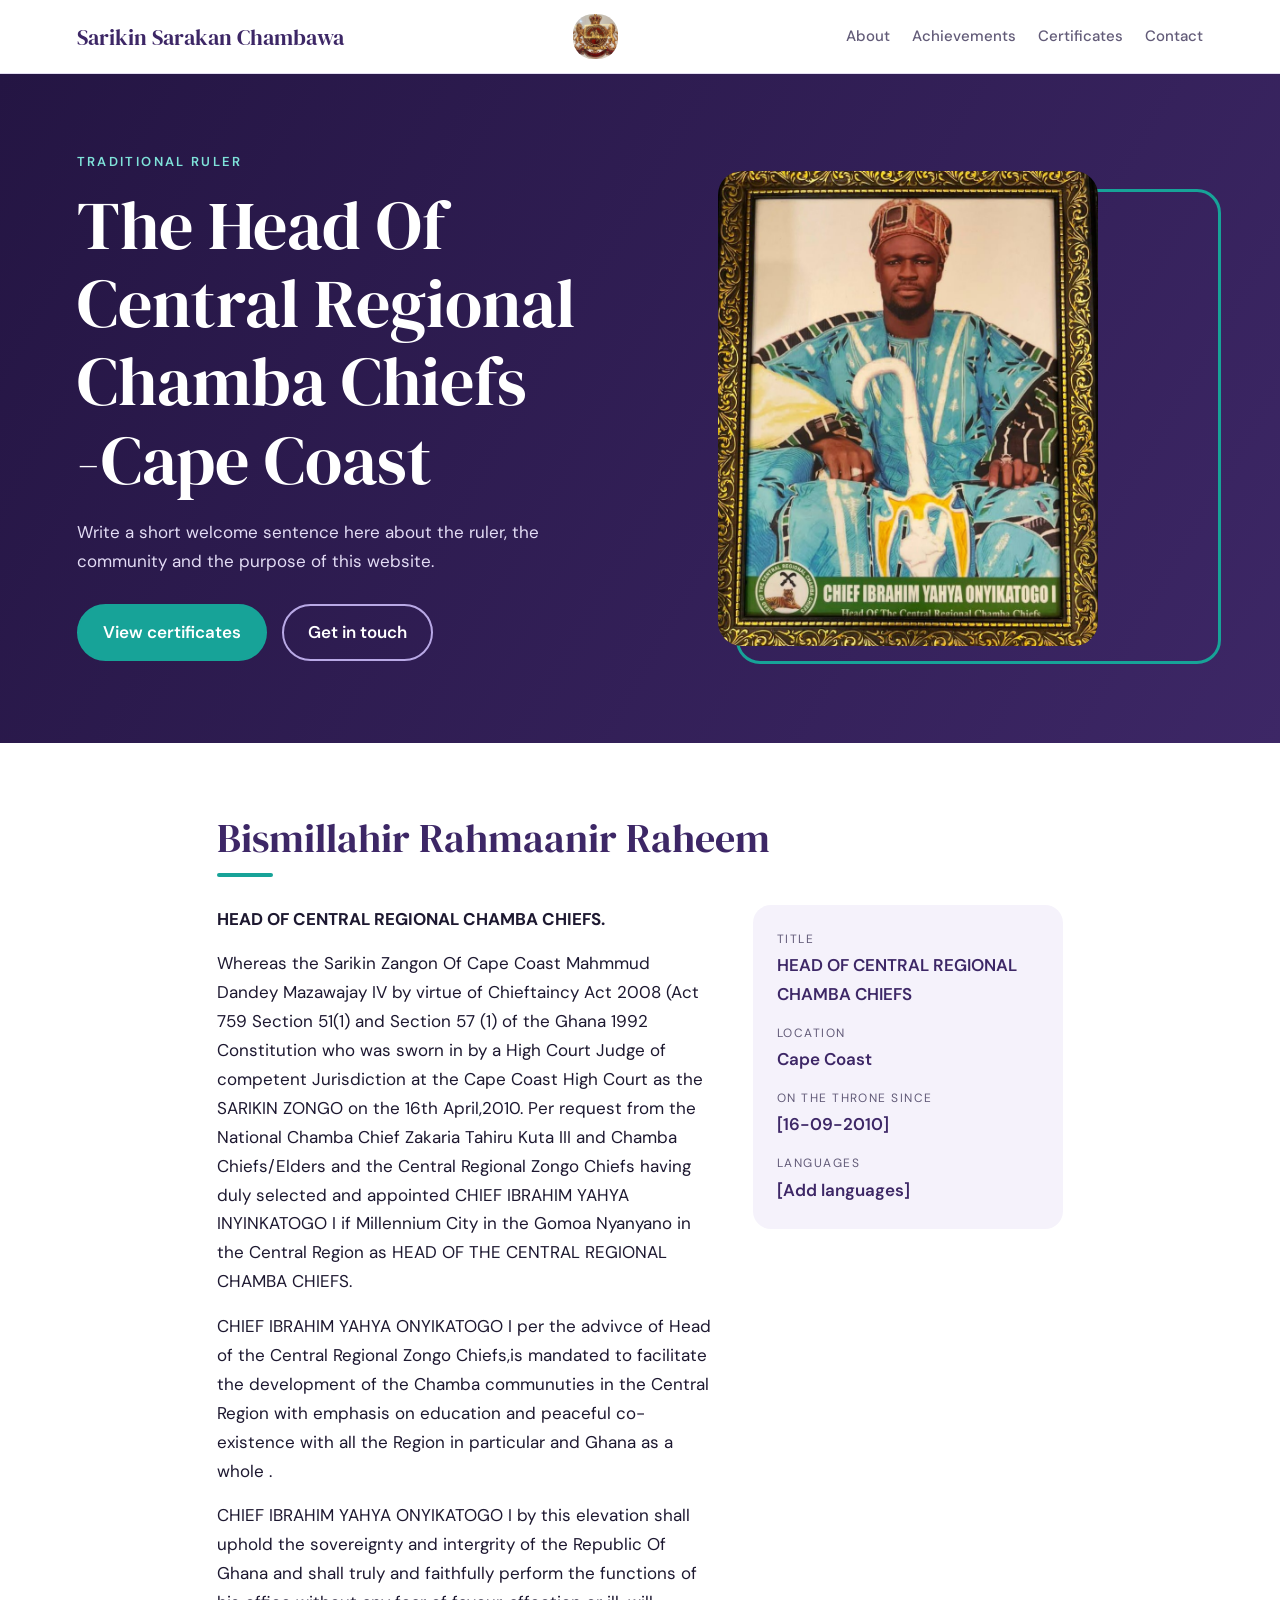
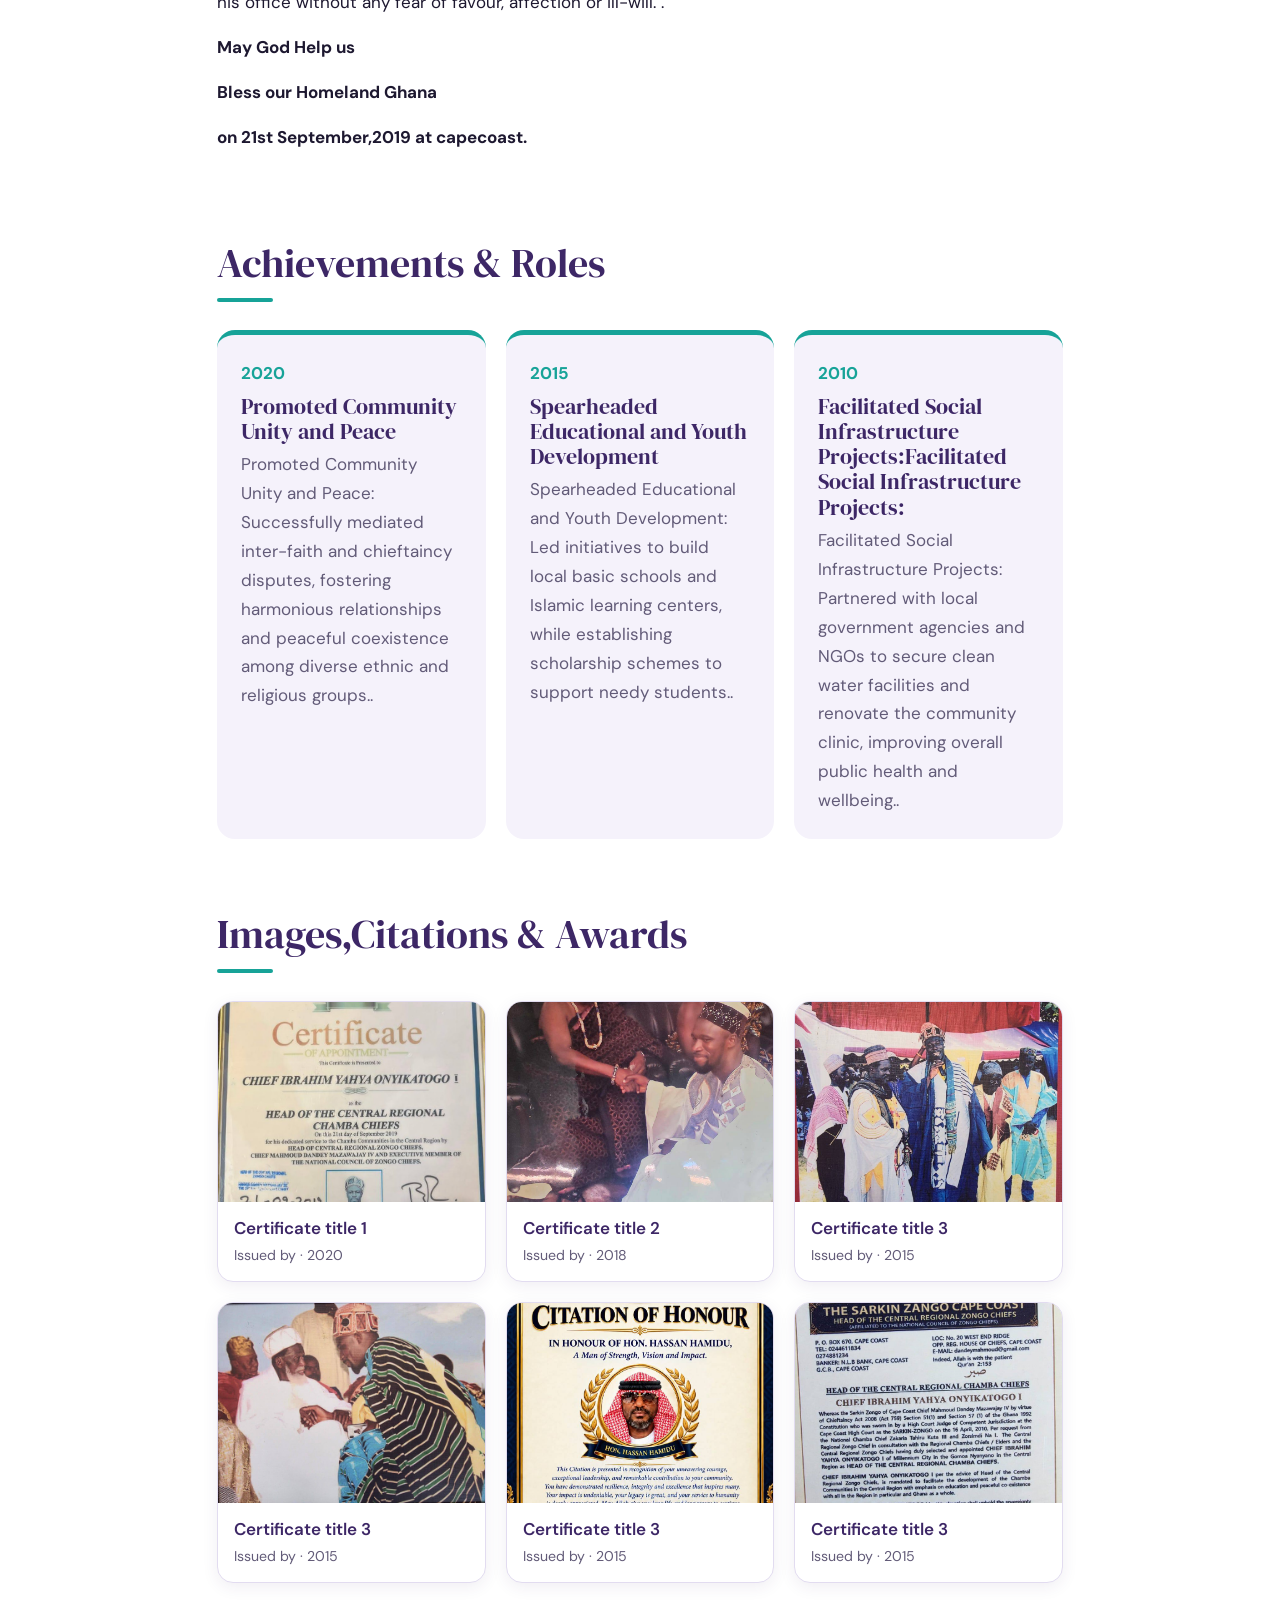
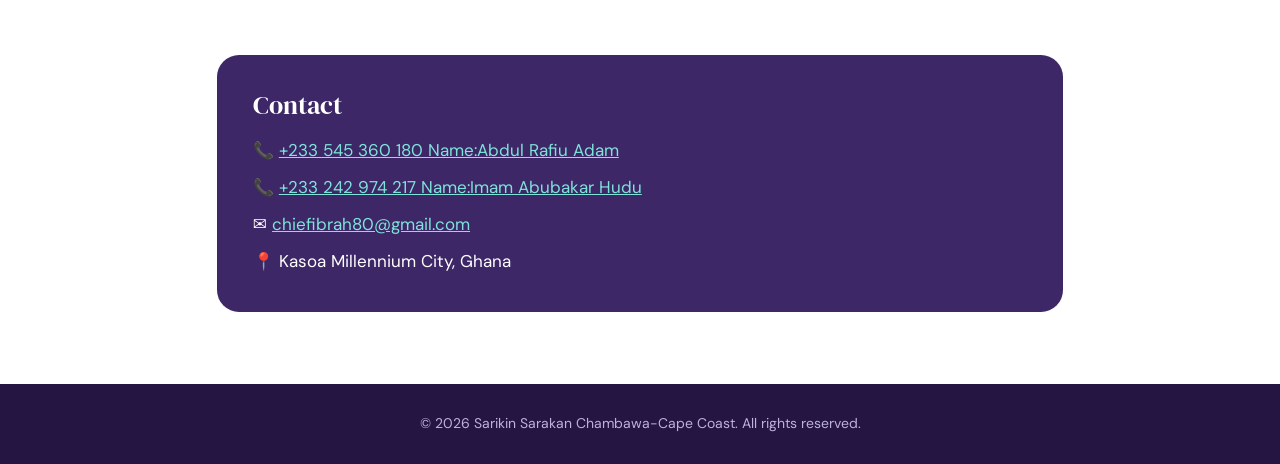
<file: portfolio-site/index.html>
<!doctype html>
<html lang="en">
<head>
  <meta charset="utf-8">
  <meta name="viewport" content="width=device-width, initial-scale=1">
  <title>Sarikin Zangon Cape Coast | Traditional Ruler</title>
  <meta name="description" content="Official portfolio of Sarikin Zangon Cape Coast, traditional ruler in Cape Coast. Biography, achievements and certificates.">
  <meta property="og:type" content="website">
  <meta property="og:title" content="Sarikin Zangon Cape Coast | Traditional Ruler">
  <meta property="og:description" content="Biography, achievements and certificates of Sarikin Zangon Cape Coast.">
  <script type="application/ld+json">
  {"@context":"https://schema.org","@type":"Person","name":"Sarikin Zangon Cape Coast","jobTitle":"Traditional Ruler"}
  </script>
  <link rel="preconnect" href="https://fonts.googleapis.com">
  <link rel="stylesheet" href="https://fonts.googleapis.com/css2?family=DM+Serif+Display&family=DM+Sans:wght@400;500;600;700&display=swap">
  <link rel="stylesheet" href="style.css">
</head>
<body>

<header class="top">
  <a class="brand" href="#top">Sarikin Sarakan Chambawa</a>
  <img src="logo.jpg" width="45px" height="45px" id="logo">
  <nav>
    <a href="#about">About</a>
    <a href="#achievements">Achievements</a>
    <a href="#certificates">Certificates</a>
    <a href="#contact">Contact</a>
  </nav>
</header>

<main id="top">

  <!-- HERO: change the text, and replace images/portrait.svg with your photo -->
  <section class="hero">
    <div>
      <span class="kicker">Traditional Ruler</span>
      <h1>The Head Of Central Regional Chamba Chiefs<br>-Cape Coast</h1>
      <p>Write a short welcome sentence here about the ruler, the community and the purpose of this website.</p>
      <a class="btn" href="#certificates">View certificates</a>
      <a class="btn ghost" href="#contact">Get in touch</a>
    </div>
    <figure class="portrait">
      <img src="image2 (2).jpg" alt="Portrait of Sarikin Zangon Cape Coast" width="380" height="475">
    </figure>
  </section>

  <!-- ABOUT / BIOGRAPHY -->
  <section id="about" class="wrap">
    <h2 class="sec-title">Bismillahir Rahmaanir Raheem</h2>
    <div class="two">
      <div>
        <p><strong>HEAD OF CENTRAL REGIONAL CHAMBA CHIEFS.</strong></p>
        <p>Whereas the Sarikin Zangon Of Cape Coast Mahmmud Dandey Mazawajay IV by virtue of Chieftaincy Act 2008 (Act 759 Section 51(1) and Section 57 (1) of the Ghana 1992 Constitution who was sworn in by a High Court Judge of competent Jurisdiction at the Cape Coast High Court as the SARIKIN ZONGO on the 16th April,2010. Per request from the National Chamba Chief Zakaria Tahiru Kuta III and Chamba Chiefs/Elders and the Central Regional Zongo Chiefs having duly selected and appointed CHIEF IBRAHIM YAHYA INYINKATOGO I if Millennium City in the Gomoa Nyanyano in the Central Region as HEAD OF THE CENTRAL REGIONAL CHAMBA CHIEFS.</p>
        <p>  CHIEF IBRAHIM YAHYA ONYIKATOGO I per the advivce of Head of the Central Regional Zongo Chiefs,is mandated to facilitate the development of the Chamba  communuties in the Central Region with emphasis on education and peaceful co-existence with all the Region in particular and Ghana as a whole .</p>
     <p>CHIEF IBRAHIM YAHYA ONYIKATOGO I by this elevation shall uphold the sovereignty and intergrity of the Republic Of Ghana  and shall truly and faithfully perform the functions of his office without any fear of favour, affection or ill-will. .
     </p>
     <p><strong>May God Help us</strong></p>
     <p><strong>Bless our Homeland Ghana</strong></p>
     <p><strong> on 21st September,2019 at capecoast.</strong></p>

     
      </div>
      <aside class="facts">
        <dl>
          <dt>Title</dt><dd>HEAD OF CENTRAL REGIONAL CHAMBA CHIEFS</dd>
          <dt>Location</dt><dd>Cape Coast</dd>
          <dt>On the throne since</dt><dd>[16-09-2010]</dd>
          <dt>Languages</dt><dd>[Add languages]</dd>
        </dl>
      </aside>
    </div>
  </section>

  <!-- ACHIEVEMENTS: copy one <article> block to add more -->
  <section id="achievements" class="wrap">
    <h2 class="sec-title">Achievements &amp; Roles</h2>
    <div class="cards">
      <article class="card">
        <span class="year">2020</span>
        <h3>Promoted Community Unity and Peace</h3>
        <p>Promoted Community Unity and Peace: Successfully mediated inter-faith and chieftaincy disputes, fostering harmonious relationships and peaceful coexistence among diverse ethnic and religious groups..</p>
      </article>
      <article class="card">
        <span class="year">2015</span>
        <h3>Spearheaded Educational and Youth Development</h3>
        <p>Spearheaded Educational and Youth Development: Led initiatives to build local basic schools and Islamic learning centers, while establishing scholarship schemes to support needy students..</p>
      </article>
      <article class="card">
        <span class="year">2010</span>
        <h3>Facilitated Social Infrastructure Projects:Facilitated Social Infrastructure Projects:</h3>
        <p>Facilitated Social Infrastructure Projects: Partnered with local government agencies and NGOs to secure clean water facilities and renovate the community clinic, improving overall public health and wellbeing..</p>
      </article>
    </div>
  </section>

  <!-- CERTIFICATES: copy the <a> block AND its matching lightbox below to add more -->
  <section id="certificates" class="wrap">
    <h2 class="sec-title">Images,Citations & Awards</h2>
    <div class="certs">
      <a class="cert" href="#cert-1">
        <img src="image2 (1).jpg" alt="Certificate 1" loading="lazy">
        <span>Certificate title 1</span><small>Issued by · 2020</small>
      </a>
      <a class="cert" href="#cert-2">
        <img src="nine.jpg" alt="Certificate 2" loading="lazy">
        <span>Certificate title 2</span><small>Issued by · 2018</small>
      </a>
      <a class="cert" href="#cert-3">
        <img src="eight.jpg" alt="Certificate 3" loading="lazy">
        <span>Certificate title 3</span><small>Issued by · 2015</small>
      </a>
       <a class="cert" href="#cert-4">
        <img src="seven.jpg" alt="Certificate 3" loading="lazy">
        <span>Certificate title 3</span><small>Issued by · 2015</small>
      </a>
       <a class="cert" href="#cert-5">
        <img src="three  (2).jpg" alt="Certificate 3" loading="lazy">
        <span>Certificate title 3</span><small>Issued by · 2015</small>
      </a>
       <a class="cert" href="#cert-6">
        <img src="three  (1).jpg" alt="Certificate 3" loading="lazy">
        <span>Certificate title 3</span><small>Issued by · 2015</small>
      </a>
    </div>

    <!-- Full-size views (open when a certificate is clicked; no JavaScript needed) -->
    <div class="lightbox" id="cert-1">
      <a class="backdrop" href="#certificates" aria-label="Close"></a>
      <a class="close" href="#certificates">✕ Close</a>
      <img src="image2 (1).jpg" alt="Certificate 1">
      <p>Certificate title 1 · Issued by · 2020</p>
    </div>
    <div class="lightbox" id="cert-2">
      <a class="backdrop" href="#certificates" aria-label="Close"></a>
      <a class="close" href="#certificates">✕ Close</a>
      <img src="nine.jpg" alt="Certificate 2">
      <p>Certificate title 2 · Issued by · 2018</p>
    </div>
    <div class="lightbox" id="cert-3">
      <a class="backdrop" href="#certificates" aria-label="Close"></a>
      <a class="close" href="#certificates">✕ Close</a>
      <img src="eight.jpg" alt="Certificate 3">
      <p>Certificate title 3 · Issued by · 2015</p>
    </div>
     <div class="lightbox" id="cert-4">
      <a class="backdrop" href="#certificates" aria-label="Close"></a>
      <a class="close" href="#certificates">✕ Close</a>
      <img src="seven.jpg" alt="Certificate 3">
      <p>Certificate title 3 · Issued by · 2015</p>
    </div>
     <div class="lightbox" id="cert-3">
      <a class="backdrop" href="#certificates" aria-label="Close"></a>
      <a class="close" href="#certificates">✕ Close</a>
      <img src="images/certificate-3.svg" alt="Certificate 3">
      <p>Certificate title 3 · Issued by · 2015</p>
    </div>
  </section>

  <!-- CONTACT -->
  <section id="contact" class="wrap">
    <div class="contact-box">
      <h2>Contact</h2>
      <span>📞 <a href="tel:+233">+233 545 360 180 Name:Abdul Rafiu Adam</a></span>
      <span>📞 <a href="tel:+233">+233 242 974 217 Name:Imam Abubakar Hudu</a></span>
      <span>✉️ <a href="mailto:name@example.com">chiefibrah80@gmail.com</a></span>
      <span>📍 Kasoa Millennium City, Ghana</span>
    </div>
  </section>

</main>

<footer>© 2026 Sarikin Sarakan Chambawa-Cape Coast. All rights reserved.</footer>

</body>
</html>
</file>
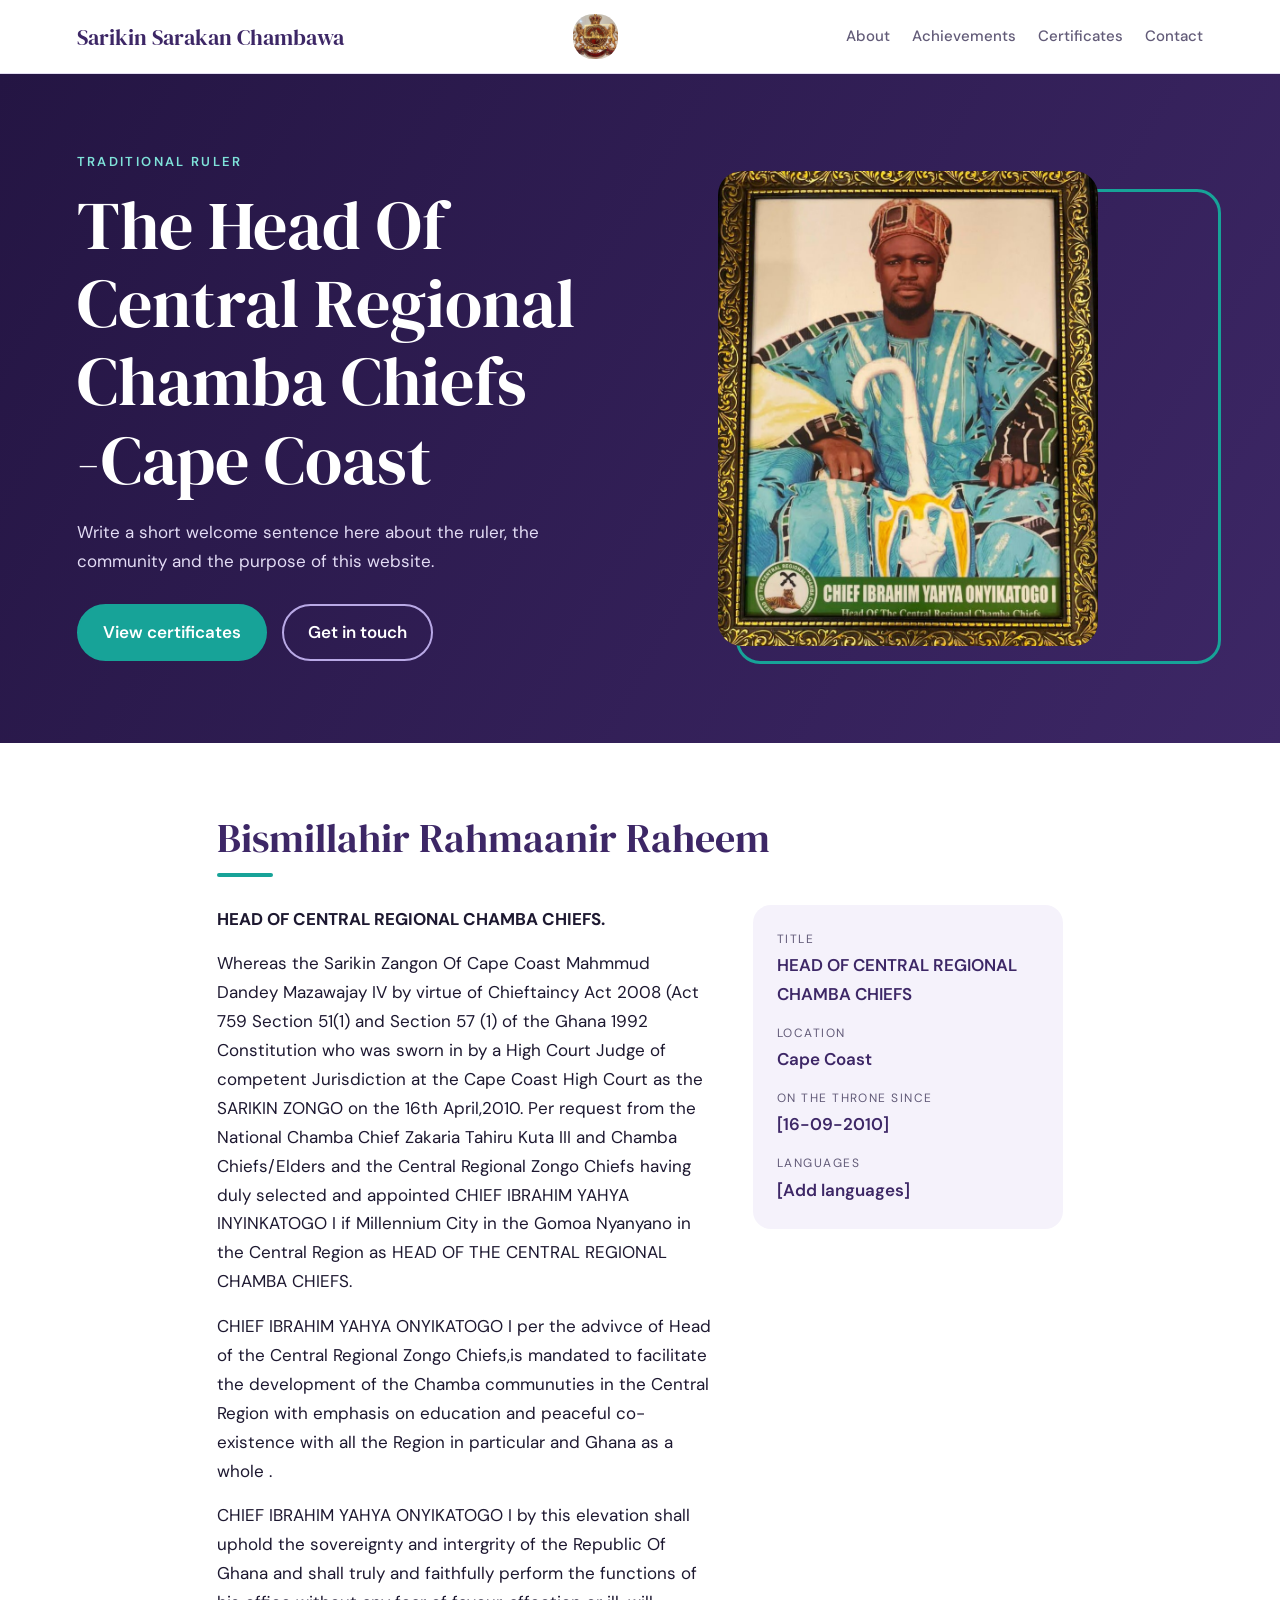
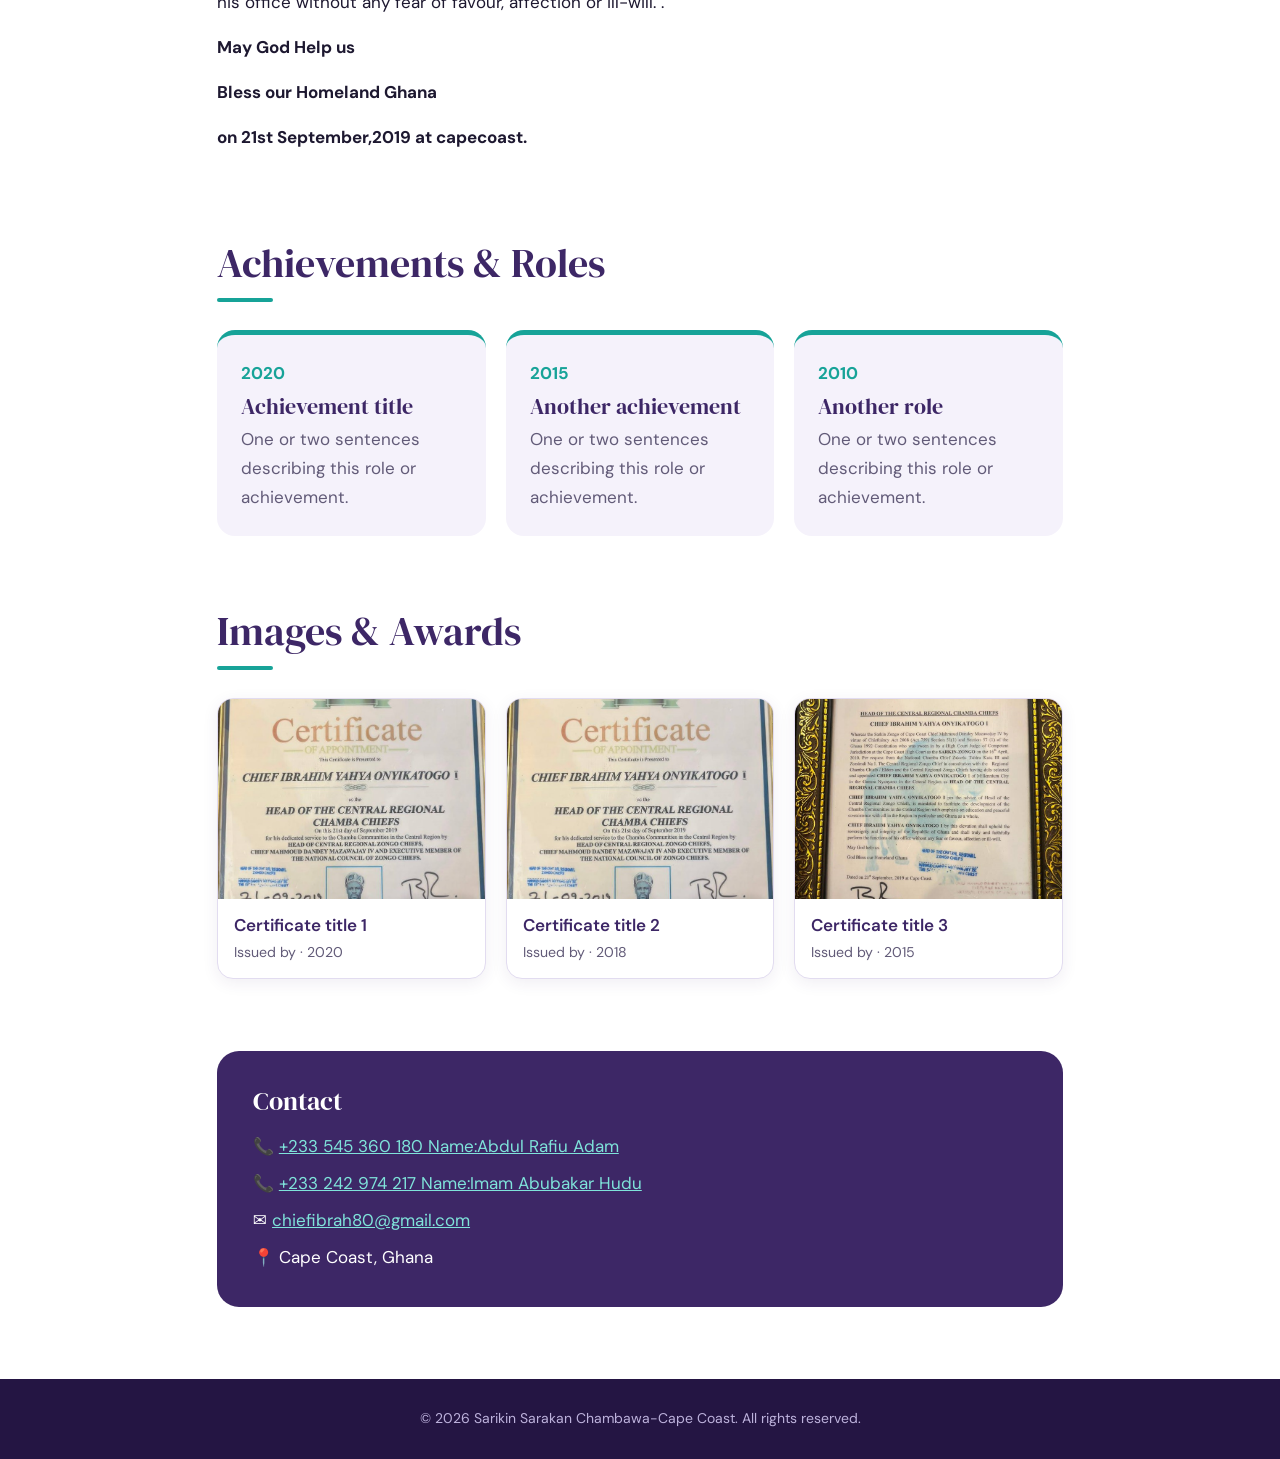
<file: portfolio-site/Portfolio/portfolio-site/index.html>
<!doctype html>
<html lang="en">
<head>
  <meta charset="utf-8">
  <meta name="viewport" content="width=device-width, initial-scale=1">
  <title>Sarikin Zangon Cape Coast | Traditional Ruler</title>
  <meta name="description" content="Official portfolio of Sarikin Zangon Cape Coast, traditional ruler in Cape Coast. Biography, achievements and certificates.">
  <meta property="og:type" content="website">
  <meta property="og:title" content="Sarikin Zangon Cape Coast | Traditional Ruler">
  <meta property="og:description" content="Biography, achievements and certificates of Sarikin Zangon Cape Coast.">
  <script type="application/ld+json">
  {"@context":"https://schema.org","@type":"Person","name":"Sarikin Zangon Cape Coast","jobTitle":"Traditional Ruler"}
  </script>
  <link rel="preconnect" href="https://fonts.googleapis.com">
  <link rel="stylesheet" href="https://fonts.googleapis.com/css2?family=DM+Serif+Display&family=DM+Sans:wght@400;500;600;700&display=swap">
  <link rel="stylesheet" href="style.css">
</head>
<body>

<header class="top">
  <a class="brand" href="#top">Sarikin Sarakan Chambawa</a>
  <img src="logo.jpg" width="45px" height="45px" id="logo">
  <nav>
    <a href="#about">About</a>
    <a href="#achievements">Achievements</a>
    <a href="#certificates">Certificates</a>
    <a href="#contact">Contact</a>
  </nav>
</header>

<main id="top">

  <!-- HERO: change the text, and replace images/portrait.svg with your photo -->
  <section class="hero">
    <div>
      <span class="kicker">Traditional Ruler</span>
      <h1>The Head Of Central Regional Chamba Chiefs<br>-Cape Coast</h1>
      <p>Write a short welcome sentence here about the ruler, the community and the purpose of this website.</p>
      <a class="btn" href="#certificates">View certificates</a>
      <a class="btn ghost" href="#contact">Get in touch</a>
    </div>
    <figure class="portrait">
      <img src="image2 (2).jpg" alt="Portrait of Sarikin Zangon Cape Coast" width="380" height="475">
    </figure>
  </section>

  <!-- ABOUT / BIOGRAPHY -->
  <section id="about" class="wrap">
    <h2 class="sec-title">Bismillahir Rahmaanir Raheem</h2>
    <div class="two">
      <div>
        <p><strong>HEAD OF CENTRAL REGIONAL CHAMBA CHIEFS.</strong></p>
        <p>Whereas the Sarikin Zangon Of Cape Coast Mahmmud Dandey Mazawajay IV by virtue of Chieftaincy Act 2008 (Act 759 Section 51(1) and Section 57 (1) of the Ghana 1992 Constitution who was sworn in by a High Court Judge of competent Jurisdiction at the Cape Coast High Court as the SARIKIN ZONGO on the 16th April,2010. Per request from the National Chamba Chief Zakaria Tahiru Kuta III and Chamba Chiefs/Elders and the Central Regional Zongo Chiefs having duly selected and appointed CHIEF IBRAHIM YAHYA INYINKATOGO I if Millennium City in the Gomoa Nyanyano in the Central Region as HEAD OF THE CENTRAL REGIONAL CHAMBA CHIEFS.</p>
        <p>  CHIEF IBRAHIM YAHYA ONYIKATOGO I per the advivce of Head of the Central Regional Zongo Chiefs,is mandated to facilitate the development of the Chamba  communuties in the Central Region with emphasis on education and peaceful co-existence with all the Region in particular and Ghana as a whole .</p>
     <p>CHIEF IBRAHIM YAHYA ONYIKATOGO I by this elevation shall uphold the sovereignty and intergrity of the Republic Of Ghana  and shall truly and faithfully perform the functions of his office without any fear of favour, affection or ill-will. .
     </p>
     <p><strong>May God Help us</strong></p>
     <p><strong>Bless our Homeland Ghana</strong></p>
     <p><strong> on 21st September,2019 at capecoast.</strong></p>

     
      </div>
      <aside class="facts">
        <dl>
          <dt>Title</dt><dd>HEAD OF CENTRAL REGIONAL CHAMBA CHIEFS</dd>
          <dt>Location</dt><dd>Cape Coast</dd>
          <dt>On the throne since</dt><dd>[16-09-2010]</dd>
          <dt>Languages</dt><dd>[Add languages]</dd>
        </dl>
      </aside>
    </div>
  </section>

  <!-- ACHIEVEMENTS: copy one <article> block to add more -->
  <section id="achievements" class="wrap">
    <h2 class="sec-title">Achievements &amp; Roles</h2>
    <div class="cards">
      <article class="card">
        <span class="year">2020</span>
        <h3>Achievement title</h3>
        <p>One or two sentences describing this role or achievement.</p>
      </article>
      <article class="card">
        <span class="year">2015</span>
        <h3>Another achievement</h3>
        <p>One or two sentences describing this role or achievement.</p>
      </article>
      <article class="card">
        <span class="year">2010</span>
        <h3>Another role</h3>
        <p>One or two sentences describing this role or achievement.</p>
      </article>
    </div>
  </section>

  <!-- CERTIFICATES: copy the <a> block AND its matching lightbox below to add more -->
  <section id="certificates" class="wrap">
    <h2 class="sec-title">Images &amp; Awards</h2>
    <div class="certs">
      <a class="cert" href="#cert-1">
        <img src="image2 (1).jpg" alt="Certificate 1" loading="lazy">
        <span>Certificate title 1</span><small>Issued by · 2020</small>
      </a>
      <a class="cert" href="#cert-2">
        <img src="image2 (1).jpg" alt="Certificate 2" loading="lazy">
        <span>Certificate title 2</span><small>Issued by · 2018</small>
      </a>
      <a class="cert" href="#cert-3">
        <img src="image.jpg" alt="Certificate 3" loading="lazy">
        <span>Certificate title 3</span><small>Issued by · 2015</small>
      </a>
    </div>

    <!-- Full-size views (open when a certificate is clicked; no JavaScript needed) -->
    <div class="lightbox" id="cert-1">
      <a class="backdrop" href="#certificates" aria-label="Close"></a>
      <a class="close" href="#certificates">✕ Close</a>
      <img src="images/certificate-1.svg" alt="Certificate 1">
      <p>Certificate title 1 · Issued by · 2020</p>
    </div>
    <div class="lightbox" id="cert-2">
      <a class="backdrop" href="#certificates" aria-label="Close"></a>
      <a class="close" href="#certificates">✕ Close</a>
      <img src="images/certificate-2.svg" alt="Certificate 2">
      <p>Certificate title 2 · Issued by · 2018</p>
    </div>
    <div class="lightbox" id="cert-3">
      <a class="backdrop" href="#certificates" aria-label="Close"></a>
      <a class="close" href="#certificates">✕ Close</a>
      <img src="images/certificate-3.svg" alt="Certificate 3">
      <p>Certificate title 3 · Issued by · 2015</p>
    </div>
  </section>

  <!-- CONTACT -->
  <section id="contact" class="wrap">
    <div class="contact-box">
      <h2>Contact</h2>
      <span>📞 <a href="tel:+233">+233 545 360 180 Name:Abdul Rafiu Adam</a></span>
      <span>📞 <a href="tel:+233">+233 242 974 217 Name:Imam Abubakar Hudu</a></span>
      <span>✉️ <a href="mailto:name@example.com">chiefibrah80@gmail.com</a></span>
      <span>📍 Cape Coast, Ghana</span>
    </div>
  </section>

</main>

<footer>© 2026 Sarikin Sarakan Chambawa-Cape Coast. All rights reserved.</footer>

</body>
</html>
</file>
<file: portfolio-site/style.css>
:root{--purple:#3d2766;--purple-d:#241543;--lilac:#f5f2fb;--teal:#17a398;--ink:#1d1830;--muted:#625b78;--line:#e2dcf0}
*{box-sizing:border-box}
html{scroll-behavior:smooth;scroll-padding-top:70px}
body{margin:0;font:17px/1.7 'DM Sans',system-ui,sans-serif;color:var(--ink);background:#fff}
h1,h2,h3{font-family:'DM Serif Display',Georgia,serif;font-weight:400;line-height:1.15;margin:0}
a{color:inherit}

/* top bar */
.top{position:sticky;top:0;z-index:10;display:flex;justify-content:space-between;align-items:center;flex-wrap:wrap;gap:8px 24px;padding:14px 6vw;background:rgba(255,255,255,.94);backdrop-filter:blur(6px);border-bottom:1px solid var(--line)}
.brand{font:400 22px 'DM Serif Display',Georgia,serif;text-decoration:none;color:var(--purple)}
.top nav{display:flex;flex-wrap:wrap;gap:4px 22px}
.top nav a{text-decoration:none;font-size:15px;font-weight:500;color:var(--muted)}
.top nav a:hover{color:var(--purple)}

/* hero */
.hero{display:grid;grid-template-columns:1.1fr .9fr;gap:48px;align-items:center;padding:72px 6vw;background:linear-gradient(120deg,var(--purple-d),var(--purple));color:#fff}
.kicker{display:inline-block;color:#7fe3da;letter-spacing:.18em;text-transform:uppercase;font-size:13px;font-weight:600;margin-bottom:14px}
.hero h1{font-size:clamp(38px,6vw,68px)}
.hero p{max-width:520px;color:#e3dcf5;margin:18px 0 28px}
.btn{display:inline-block;padding:12px 24px;border-radius:999px;background:var(--teal);color:#fff;text-decoration:none;font-weight:600;margin:0 10px 10px 0;border:2px solid var(--teal)}
.btn.ghost{background:transparent;border-color:#b9a9e6}
.portrait{margin:0;justify-self:center;position:relative}
.portrait:before{content:"";position:absolute;inset:18px -18px -18px 18px;border:3px solid var(--teal);border-radius:24px}
.portrait img{position:relative;display:block;width:min(100%,380px);height:auto;aspect-ratio:4/5;object-fit:cover;border-radius:24px;background:var(--purple-d)}

/* sections */
.wrap{max-width:1000px;margin:0 auto;padding:72px 6vw 0}
.sec-title{font-size:clamp(28px,4vw,40px);color:var(--purple)}
.sec-title:after{content:"";display:block;width:56px;height:4px;background:var(--teal);margin:12px 0 28px;border-radius:2px}
.two{display:grid;grid-template-columns:1.6fr 1fr;gap:40px}
.two p{margin:0 0 16px}
.facts{background:var(--lilac);border-radius:18px;padding:24px;align-self:start}
.facts dl{margin:0}
.facts dt{font-size:12px;letter-spacing:.12em;text-transform:uppercase;color:var(--muted);margin-top:14px}
.facts dt:first-child{margin-top:0}
.facts dd{margin:2px 0 0;font-weight:600;color:var(--purple)}

.cards{display:grid;grid-template-columns:repeat(auto-fit,minmax(250px,1fr));gap:20px}
.card{background:var(--lilac);border-radius:18px;padding:24px;border-top:5px solid var(--teal)}
.card .year{color:var(--teal);font-weight:700}
.card h3{font-size:22px;margin:6px 0;color:var(--purple)}
.card p{margin:0;color:var(--muted)}

.certs{display:grid;grid-template-columns:repeat(auto-fill,minmax(240px,1fr));gap:20px}
.cert{display:block;text-decoration:none;background:#fff;border:1px solid var(--line);border-radius:16px;overflow:hidden;box-shadow:0 4px 16px rgba(61,39,102,.08);transition:transform .2s}
.cert:hover{transform:translateY(-4px)}
.cert img{display:block;width:100%;aspect-ratio:4/3;object-fit:cover;background:var(--lilac)}
.cert span{display:block;padding:12px 16px 0;font-weight:600;color:var(--purple)}
.cert small{display:block;padding:0 16px 14px;color:var(--muted)}

/* click-to-enlarge, pure CSS */
.lightbox{display:none}
.lightbox:target{display:flex;position:fixed;inset:0;z-index:50;flex-direction:column;align-items:center;justify-content:center;gap:12px;padding:24px;background:rgba(20,10,40,.92)}
.lightbox .backdrop{position:absolute;inset:0}
.lightbox img{position:relative;max-width:100%;max-height:80vh;border-radius:10px}
.lightbox p{position:relative;margin:0;color:#fff}
.lightbox .close{position:absolute;top:18px;right:24px;z-index:1;color:#fff;font-size:18px;text-decoration:none}

/* contact + footer */
.contact-box{background:var(--purple);color:#fff;border-radius:22px;padding:36px;display:grid;gap:8px}
.contact-box h2{color:#fff;margin-bottom:8px}
.contact-box a{color:#7fe3da}
footer{margin-top:72px;padding:28px 6vw;background:var(--purple-d);color:#bdb2dc;text-align:center;font-size:14px}

@media (max-width:760px){
  .hero{grid-template-columns:1fr;padding:48px 6vw}
  .portrait{order:-1}
  .two{grid-template-columns:1fr}
}
#logo{
  border-radius: 20px;
  border:   #3d2766;
}
</file>
<file: portfolio-site/Portfolio/portfolio-site/style.css>
:root{--purple:#3d2766;--purple-d:#241543;--lilac:#f5f2fb;--teal:#17a398;--ink:#1d1830;--muted:#625b78;--line:#e2dcf0}
*{box-sizing:border-box}
html{scroll-behavior:smooth;scroll-padding-top:70px}
body{margin:0;font:17px/1.7 'DM Sans',system-ui,sans-serif;color:var(--ink);background:#fff}
h1,h2,h3{font-family:'DM Serif Display',Georgia,serif;font-weight:400;line-height:1.15;margin:0}
a{color:inherit}

/* top bar */
.top{position:sticky;top:0;z-index:10;display:flex;justify-content:space-between;align-items:center;flex-wrap:wrap;gap:8px 24px;padding:14px 6vw;background:rgba(255,255,255,.94);backdrop-filter:blur(6px);border-bottom:1px solid var(--line)}
.brand{font:400 22px 'DM Serif Display',Georgia,serif;text-decoration:none;color:var(--purple)}
.top nav{display:flex;flex-wrap:wrap;gap:4px 22px}
.top nav a{text-decoration:none;font-size:15px;font-weight:500;color:var(--muted)}
.top nav a:hover{color:var(--purple)}

/* hero */
.hero{display:grid;grid-template-columns:1.1fr .9fr;gap:48px;align-items:center;padding:72px 6vw;background:linear-gradient(120deg,var(--purple-d),var(--purple));color:#fff}
.kicker{display:inline-block;color:#7fe3da;letter-spacing:.18em;text-transform:uppercase;font-size:13px;font-weight:600;margin-bottom:14px}
.hero h1{font-size:clamp(38px,6vw,68px)}
.hero p{max-width:520px;color:#e3dcf5;margin:18px 0 28px}
.btn{display:inline-block;padding:12px 24px;border-radius:999px;background:var(--teal);color:#fff;text-decoration:none;font-weight:600;margin:0 10px 10px 0;border:2px solid var(--teal)}
.btn.ghost{background:transparent;border-color:#b9a9e6}
.portrait{margin:0;justify-self:center;position:relative}
.portrait:before{content:"";position:absolute;inset:18px -18px -18px 18px;border:3px solid var(--teal);border-radius:24px}
.portrait img{position:relative;display:block;width:min(100%,380px);height:auto;aspect-ratio:4/5;object-fit:cover;border-radius:24px;background:var(--purple-d)}

/* sections */
.wrap{max-width:1000px;margin:0 auto;padding:72px 6vw 0}
.sec-title{font-size:clamp(28px,4vw,40px);color:var(--purple)}
.sec-title:after{content:"";display:block;width:56px;height:4px;background:var(--teal);margin:12px 0 28px;border-radius:2px}
.two{display:grid;grid-template-columns:1.6fr 1fr;gap:40px}
.two p{margin:0 0 16px}
.facts{background:var(--lilac);border-radius:18px;padding:24px;align-self:start}
.facts dl{margin:0}
.facts dt{font-size:12px;letter-spacing:.12em;text-transform:uppercase;color:var(--muted);margin-top:14px}
.facts dt:first-child{margin-top:0}
.facts dd{margin:2px 0 0;font-weight:600;color:var(--purple)}

.cards{display:grid;grid-template-columns:repeat(auto-fit,minmax(250px,1fr));gap:20px}
.card{background:var(--lilac);border-radius:18px;padding:24px;border-top:5px solid var(--teal)}
.card .year{color:var(--teal);font-weight:700}
.card h3{font-size:22px;margin:6px 0;color:var(--purple)}
.card p{margin:0;color:var(--muted)}

.certs{display:grid;grid-template-columns:repeat(auto-fill,minmax(240px,1fr));gap:20px}
.cert{display:block;text-decoration:none;background:#fff;border:1px solid var(--line);border-radius:16px;overflow:hidden;box-shadow:0 4px 16px rgba(61,39,102,.08);transition:transform .2s}
.cert:hover{transform:translateY(-4px)}
.cert img{display:block;width:100%;aspect-ratio:4/3;object-fit:cover;background:var(--lilac)}
.cert span{display:block;padding:12px 16px 0;font-weight:600;color:var(--purple)}
.cert small{display:block;padding:0 16px 14px;color:var(--muted)}

/* click-to-enlarge, pure CSS */
.lightbox{display:none}
.lightbox:target{display:flex;position:fixed;inset:0;z-index:50;flex-direction:column;align-items:center;justify-content:center;gap:12px;padding:24px;background:rgba(20,10,40,.92)}
.lightbox .backdrop{position:absolute;inset:0}
.lightbox img{position:relative;max-width:100%;max-height:80vh;border-radius:10px}
.lightbox p{position:relative;margin:0;color:#fff}
.lightbox .close{position:absolute;top:18px;right:24px;z-index:1;color:#fff;font-size:18px;text-decoration:none}

/* contact + footer */
.contact-box{background:var(--purple);color:#fff;border-radius:22px;padding:36px;display:grid;gap:8px}
.contact-box h2{color:#fff;margin-bottom:8px}
.contact-box a{color:#7fe3da}
footer{margin-top:72px;padding:28px 6vw;background:var(--purple-d);color:#bdb2dc;text-align:center;font-size:14px}

@media (max-width:760px){
  .hero{grid-template-columns:1fr;padding:48px 6vw}
  .portrait{order:-1}
  .two{grid-template-columns:1fr}
}
#logo{
  border-radius: 20px;
  border:   #3d2766;
}
</file>
